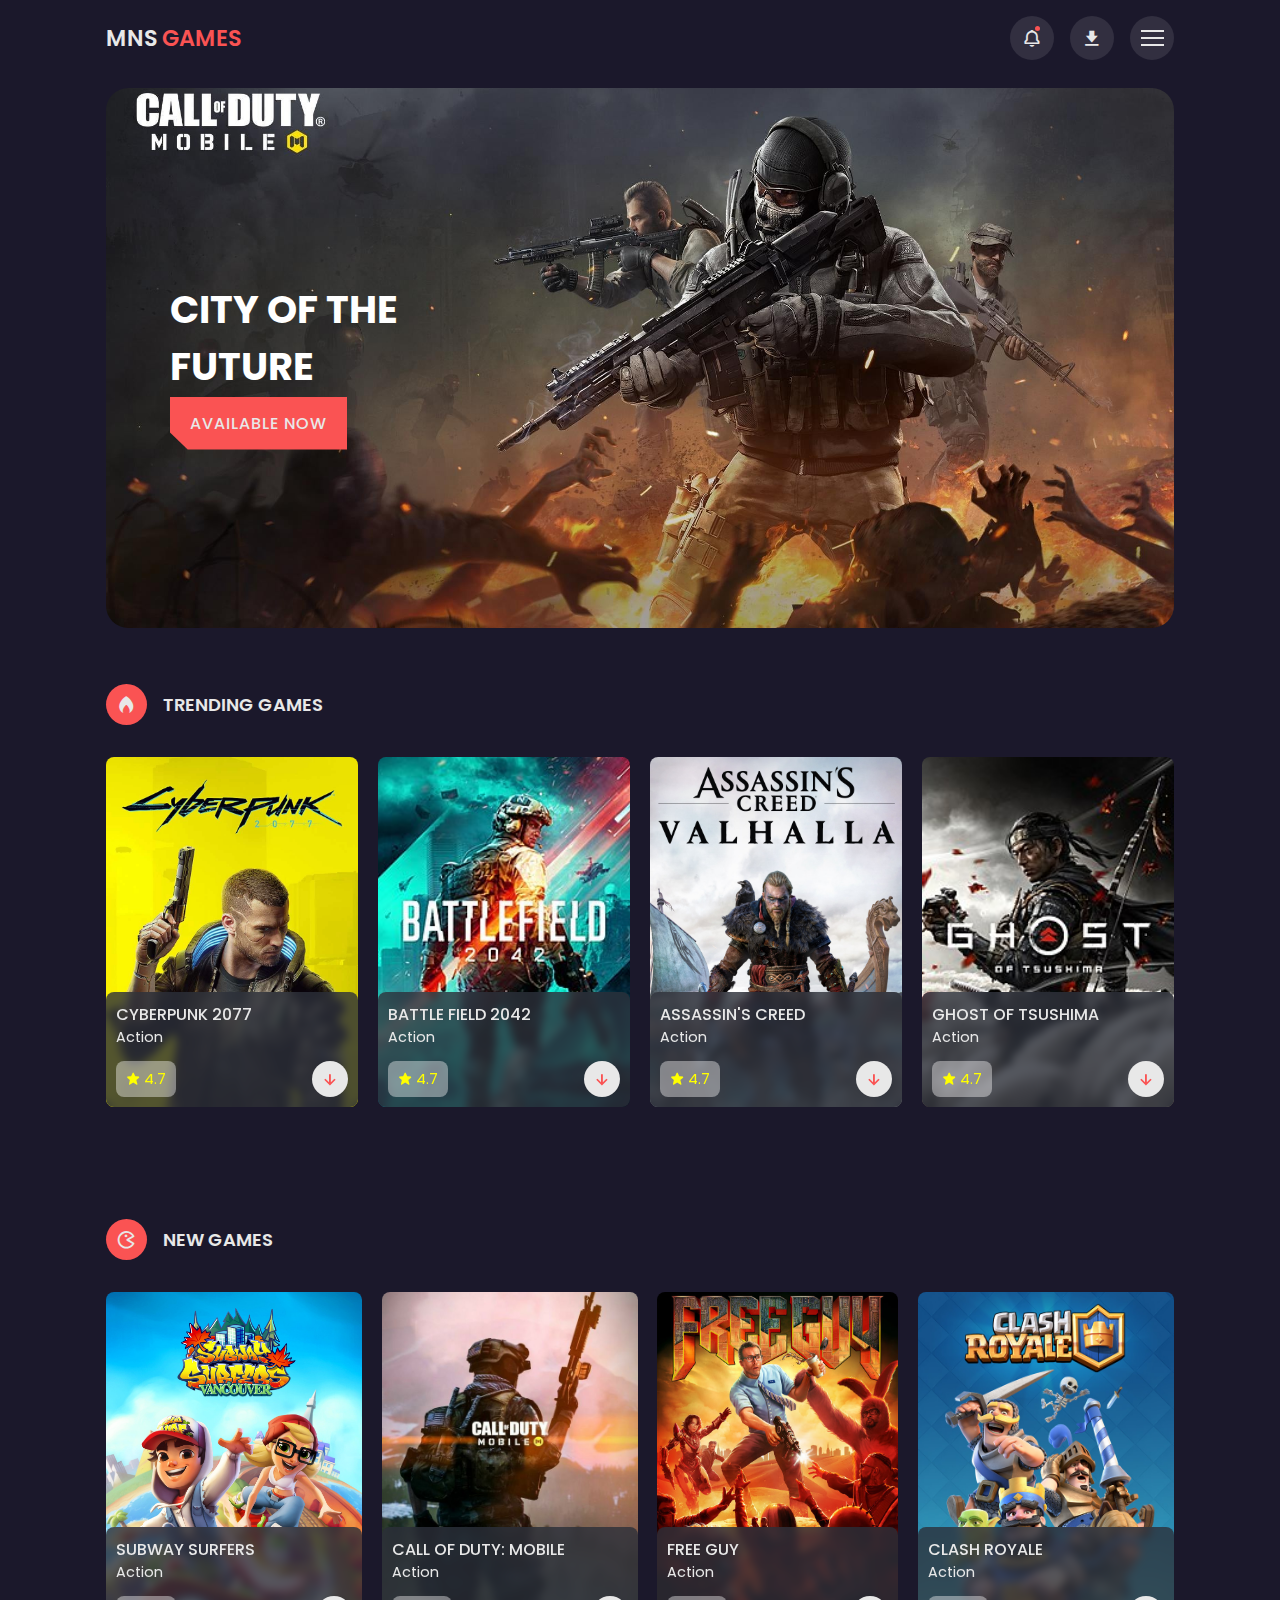
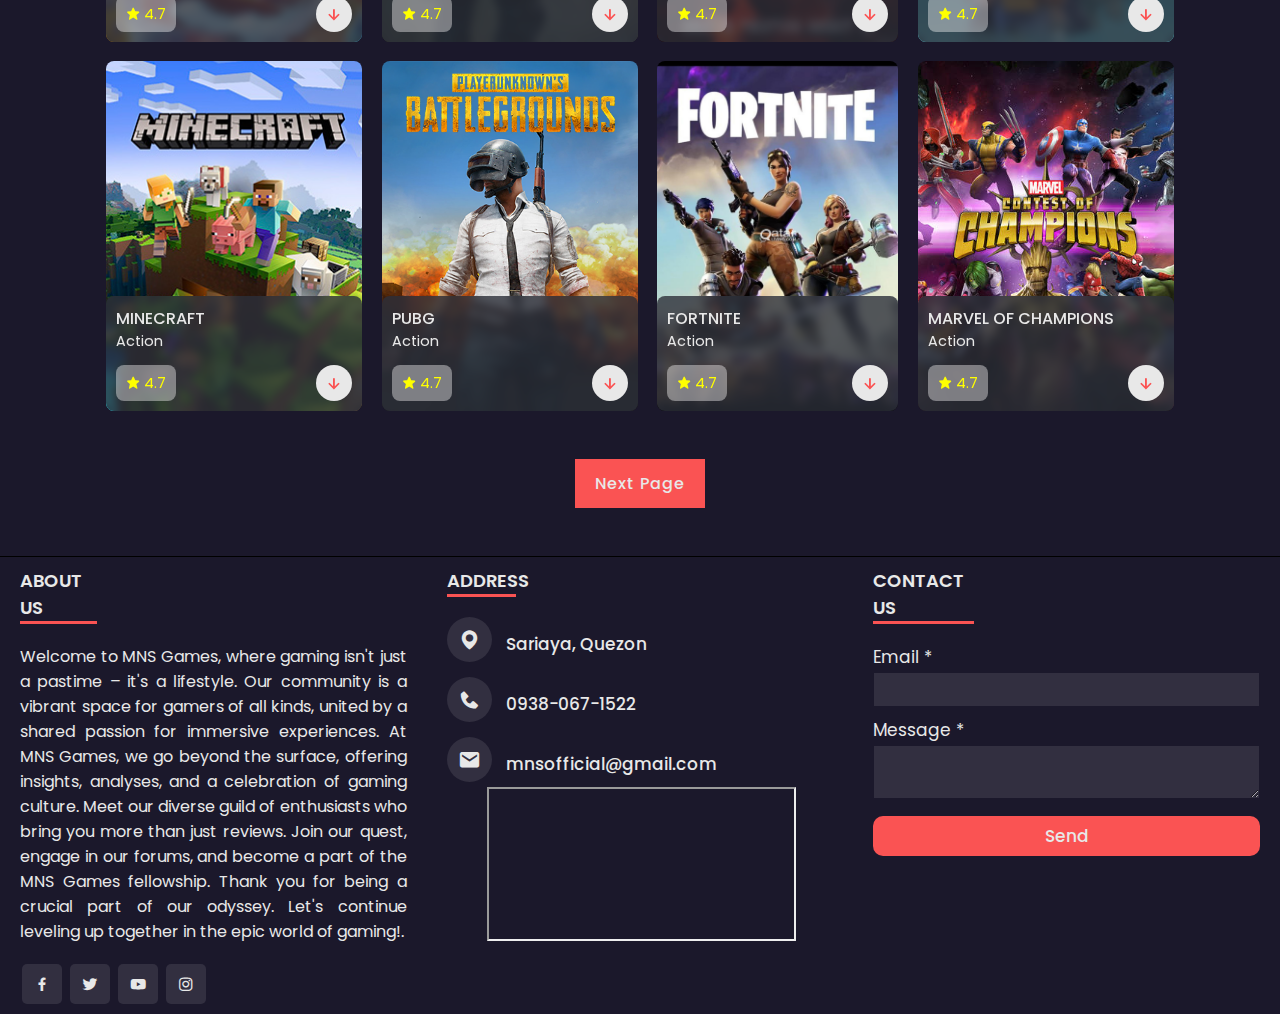
<file: index.html>
<!DOCTYPE html>
<html lang="en">
    <head>
        <meta charset="UTF-8">
        <meta http-equiv="X-UA-COMPATIBLE" content="IE=edge">
        <meta name="viewport" content="width=device-width, initial-scale=1.0">
        <title>MNS Games website</title>
    
        <link rel="shortcut icon" href="img/Rimuru.png" type="image/x-icon">

        <link rel="stylesheet" href="styles/style.css">

        <link href='https://unpkg.com/boxicons@2.1.4/css/boxicons.min.css' rel='stylesheet'>

        <link rel="stylesheet" href="styles/swiper-bundle.min.css">
    </head>
    <body>

        <div class="progress">
            <div class="progress-bar" id="scroll-bar"></div>
        </div>
        
        <header>
            <div class="nav container">
                <a href="index.html" class="logo">MNS <span>Games</span></a>
                <div class="nav-icons">
                    <i class='bx bx-bell bx-tada' id="bell-icon"> <span></span></i>
                    <i class='bx bxs-download' ></i>
                    <div class="menu-icon">
                        <div class="line1"></div>
                        <div class="line2"></div>
                        <div class="line3"></div>
                    </div>
                </div>

                <div class="menu">
                    <img src="img/slime.png.png" alt="">
                    <div class="navbar">
                        <li><a href="index.html">Home</a></li>
                        <li><a href="#trending">Trending</a></li>
                        <li><a href="#new">New Games</a></li>
                        <li><a href="#action">Action Games</a></li>
                        <li><a href="#contact">Contact Us</a></li>
                    </div>
                </div>

                <div class="notification">
                    <div class="notification-box">
                        <i class='bx bxs-check-circle bx-tada' ></i>
                        <p>Congratulation, Your game download succesfully.</p>
                    </div>
                    <div class="notification-box box-color">
                        <i class='bx bxs-x-circle'></i>
                        <p>Could not apply changes.</p>
                    </div>
                </div>
            </div>
        </header>

        <section class="home container" id="home">
            <img src="img/codm.jpg" alt="">
            <div class="home-text">
                <h1>CITY OF THE <br> FUTURE</h1>
                <a href="#" class="btn">Available Now</a>
            </div>
        </section>

        <section class="trending container" id="trending">
            <div class="heading">
                <i class='bx bxs-flame' ></i>
                <h2>Trending Games</h2>
            </div>

            <div class="trending-content swiper">
                <div class="swiper-wrapper">
                    <div class="swiper-slide">
                        <div class="box">
                            <img src="img/trending1.webp" alt="">
                            <div class="box-text">
                                <h2>Cyberpunk 2077</h2>
                                <h3>Action</h3>
                                <div class="rating-download">
                                    <div class="rating">
                                        <i class='bx bxs-star' ></i>
                                        <span>4.7</span>
                                    </div>
                                    <a href="#" class="box-btn"><i class='bx bx-down-arrow-alt' ></i></a>
                                </div>
                            </div>
                        </div>
                    </div>

                    <div class="swiper-slide">
                        <div class="box">
                            <img src="img/trending2.jpg" alt="">
                            <div class="box-text">
                                <h2>Battle Field 2042</h2>
                                <h3>Action</h3>
                                <div class="rating-download">
                                    <div class="rating">
                                        <i class='bx bxs-star' ></i>
                                        <span>4.7</span>
                                    </div>
                                    <a href="#" class="box-btn"><i class='bx bx-down-arrow-alt' ></i></a>
                                </div>
                            </div>
                        </div>
                    </div>

                    <div class="swiper-slide">
                        <div class="box">
                            <img src="img/trending3.jpg" alt="">
                            <div class="box-text">
                                <h2>Assassin's Creed</h2>
                                <h3>Action</h3>
                                <div class="rating-download">
                                    <div class="rating">
                                        <i class='bx bxs-star' ></i>
                                        <span>4.7</span>
                                    </div>
                                    <a href="#" class="box-btn"><i class='bx bx-down-arrow-alt' ></i></a>
                                </div>
                            </div>
                        </div>
                    </div>

                    <div class="swiper-slide">
                        <div class="box">
                            <img src="img/trending4.jpg" alt="">
                            <div class="box-text">
                                <h2>Ghost of Tsushima</h2>
                                <h3>Action</h3>
                                <div class="rating-download">
                                    <div class="rating">
                                        <i class='bx bxs-star' ></i>
                                        <span>4.7</span>
                                    </div>
                                    <a href="#" class="box-btn"><i class='bx bx-down-arrow-alt' ></i></a>
                                </div>
                            </div>
                        </div>
                    </div>

                    <div class="swiper-slide">
                        <div class="box">
                            <img src="img/trending5.png" alt="">
                            <div class="box-text">
                                <h2>GTA V</h2>
                                <h3>Action</h3>
                                <div class="rating-download">
                                    <div class="rating">
                                        <i class='bx bxs-star'></i>
                                        <span>4.7</span>
                                    </div>
                                    <a href="#" class="box-btn"><i class='bx bx-down-arrow-alt' ></i></a>
                                </div>
                            </div>
                        </div>
                    </div>

                    <div class="swiper-slide">
                        <div class="box">
                            <img src="img/trending6.jpg" alt="">
                            <div class="box-text">
                                <h2>Dying Light 2</h2>
                                <h3>Action</h3>
                                <div class="rating-download">
                                    <div class="rating">
                                        <i class='bx bxs-star'></i>
                                        <span>4.7</span>
                                    </div>
                                    <a href="" class="box-btn"><i class='bx bx-down-arrow-alt' ></i></a>
                                </div>
                            </div>
                        </div>
                    </div>

                    <div class="swiper-slide">
                        <div class="box">
                            <img src="img/trending7.png" alt="">
                            <div class="box-text">
                                <h2>Halo Infinite</h2>
                                <h3>Action</h3>
                                <div class="rating-download">
                                    <div class="rating">
                                        <i class='bx bxs-star'></i>
                                        <span>4.7</span>
                                    </div>
                                    <a href="#" class="box-btn"><i class='bx bx-down-arrow-alt' ></i></a>
                                </div>
                            </div>
                        </div>
                    </div>

                    <div class="swiper-slide">
                        <div class="box">
                            <img src="img/trending8.png" alt="">
                            <div class="box-text">
                                <h2>Resident Evil Villga</h2>
                                <h3>Action</h3>
                                <div class="rating-download">
                                    <div class="rating">
                                        <i class='bx bxs-star'></i>
                                        <span>4.7</span>
                                    </div>
                                    <a href="#" class="box-btn"><i class='bx bx-down-arrow-alt' ></i></a>
                                </div>
                            </div>
                        </div>
                    </div>
                    
                  </div>
            </div>
        </section>

        <section class="new container" id="new">
            <div class="heading">
                <i class='bx bx-game'></i>
                <h2>New Games</h2>
            </div>
            <!--New 1-->
            <div class="new-content">
                    <div class="box">
                        <img src="img/new1.jpg" alt="">
                        <div class="box-text">
                            <h2>Subway Surfers</h2>
                            <h3>Action</h3>
                            <div class="rating-download">
                                <div class="rating">
                                    <i class='bx bxs-star'></i>
                                    <span>4.7</span>
                                </div>
                                <a href="download.html" class="box-btn"><i class='bx bx-down-arrow-alt' ></i></a>
                            </div>
                        </div>
                    </div>
             <!--New 2-->
                <div class="box">
                    <img src="img/new2.jpg" alt="">
                    <div class="box-text">
                        <h2>Call of Duty: Mobile</h2>
                        <h3>Action</h3>
                        <div class="rating-download">
                            <div class="rating">
                                <i class='bx bxs-star'></i>
                                <span>4.7</span>
                            </div>
                            <a href="#" class="box-btn"><i class='bx bx-down-arrow-alt' ></i></a>
                        </div>
                    </div>
                </div>
             <!--New 3-->
                <div class="box">
                    <img src="img/new3.jpg" alt="">
                    <div class="box-text">
                        <h2>Free Guy</h2>
                        <h3>Action</h3>
                        <div class="rating-download">
                            <div class="rating">
                                <i class='bx bxs-star'></i>
                                <span>4.7</span>
                            </div>
                            <a href="#" class="box-btn"><i class='bx bx-down-arrow-alt' ></i></a>
                        </div>
                    </div>
                </div>
             <!--New 4-->
                <div class="box">
                    <img src="img/new4.jpg" alt="">
                    <div class="box-text">
                        <h2>Clash Royale</h2>
                        <h3>Action</h3>
                        <div class="rating-download">
                            <div class="rating">
                                <i class='bx bxs-star'></i>
                                <span>4.7</span>
                            </div>
                            <a href="#" class="box-btn"><i class='bx bx-down-arrow-alt' ></i></a>
                        </div>
                    </div>
                </div>
             <!--New 5-->
                <div class="box">
                    <img src="img/new5.png" alt="">
                    <div class="box-text">
                        <h2>Minecraft</h2>
                        <h3>Action</h3>
                        <div class="rating-download">
                            <div class="rating">
                                <i class='bx bxs-star'></i>
                                <span>4.7</span>
                            </div>
                            <a href="#" class="box-btn"><i class='bx bx-down-arrow-alt' ></i></a>
                        </div>
                    </div>
                </div>

              <!--New 6-->
                <div class="box">
                    <img src="img/new6.png" alt="">
                    <div class="box-text">
                        <h2>PUBG</h2>
                        <h3>Action</h3>
                        <div class="rating-download">
                            <div class="rating">
                                <i class='bx bxs-star'></i>
                                <span>4.7</span>
                            </div>
                          <a href="#" class="box-btn"><i class='bx bx-down-arrow-alt' ></i></a>
                        </div>
                    </div>
                </div>

                 <!--New 7-->
                <div class="box">
                    <img src="img/new7.png" alt="">
                    <div class="box-text">
                        <h2>Fortnite</h2>
                        <h3>Action</h3>
                        <div class="rating-download">
                            <div class="rating">
                                <i class='bx bxs-star'></i>
                                <span>4.7</span>
                            </div>
                            <a href="#" class="box-btn"><i class='bx bx-down-arrow-alt' ></i></a>
                        </div>
                    </div>
                </div>
                <!--New 8-->
                <div class="box">
                    <img src="img/new8.jpg" alt="">
                    <div class="box-text">
                        <h2>Marvel of Champions</h2>
                        <h3>Action</h3>
                        <div class="rating-download">
                            <div class="rating">
                                <i class='bx bxs-star'></i>
                                <span>4.7</span>
                            </div>
                            <a href="" class="box-btn"><i class='bx bx-down-arrow-alt' ></i></a>
                        </div>
                    </div>
                </div>
            </div>

            <div class="next-page">
                <a href="#">Next Page</a>
            </div>
        </section>

        <footer>
            <div class="main-content">
              <div class="left container">
                <h2 class="us">About us</h2>
                <div class="content">
                  <p>Welcome to MNS Games, where gaming isn't just a pastime – it's a lifestyle. 
                    Our community is a vibrant space for gamers of all kinds, united by a shared passion for immersive experiences. 
                    At MNS Games, we go beyond the surface, offering insights, analyses, and a celebration of gaming culture. 
                    Meet our diverse guild of enthusiasts who bring you more than just reviews. Join our quest, engage in our forums,
                    and become a part of the MNS Games fellowship. 
                    Thank you for being a crucial part of our odyssey.
                     Let's continue leveling up together in the epic world of gaming!.</p>
                  <div class="social">
                    <a href="#"><span class='bx bxl-facebook'></span></a>
                    <a href="#"><span class='bx bxl-twitter' ></span></a>
                    <a href="#"><span class='bx bxl-youtube' ></span></a>
                    <a href="#"><span class='bx bxl-instagram' ></span></a>
                  </div>
                </div>
              </div>
              
              <div class="center container">
                <h2>Address</h2>
                <div class="content">
                  <div class="place">
                    <span class='bx bxs-map' ></span>
                    <span class="text">Sariaya, Quezon</span>
                  </div>
                  <div class="phone">
                    <span class='bx bxs-phone' ></span>
                    <span class="text">0938-067-1522</span>
                  </div>
                  <div class="email">
                    <i class='bx bxs-envelope' ></i>
                    <span class="text">mnsofficial@gmail.com</span>
                  </div>
                  <iframe class="map" src="https://www.google.com/maps/embed?pb=!1m18!1m12!1m3!1d247833.11993827362!2d121.
                  33541817788777!3d13.935219843607156!2m3!1f0!2f0!3f0!3m2!1i1024!2i768!4f13.
                  1!3m3!1m2!1s0x33bd4940187e975d%3A0x231e682a37c8dabf!2sSariaya%2C%204322%20Quezon!5e0!3m2!1sen!2sph!4v1701847899229!5m2!1sen!2sph"
                  allowfullscreen="" loading="lazy" referrerpolicy="no-referrer-when-downgrade"></iframe>
                </div>

              </div>
              <div class="right container" id="contact">
                <h2>Contact us</h2>
                <div class="content">
                  <form action="#">
                    <div class="email">
                      <div class="text">Email *</div>
                      <input type="email" required>
                    </div>
                    <div class="msg">
                      <div class="text">Message *</div>
                      <textarea rows="2" cols="25" required></textarea>
                    </div>
                    <div class="btns">
                      <button type="submit">Send</button>
                    </div>
                  </form>
                </div>
              </div>
            </div>          
          </footer>

         <script src="js/swiper-bundle.min.js"></script>

        <script src="js/script.js"></script>
    </body>
</html>
</file>
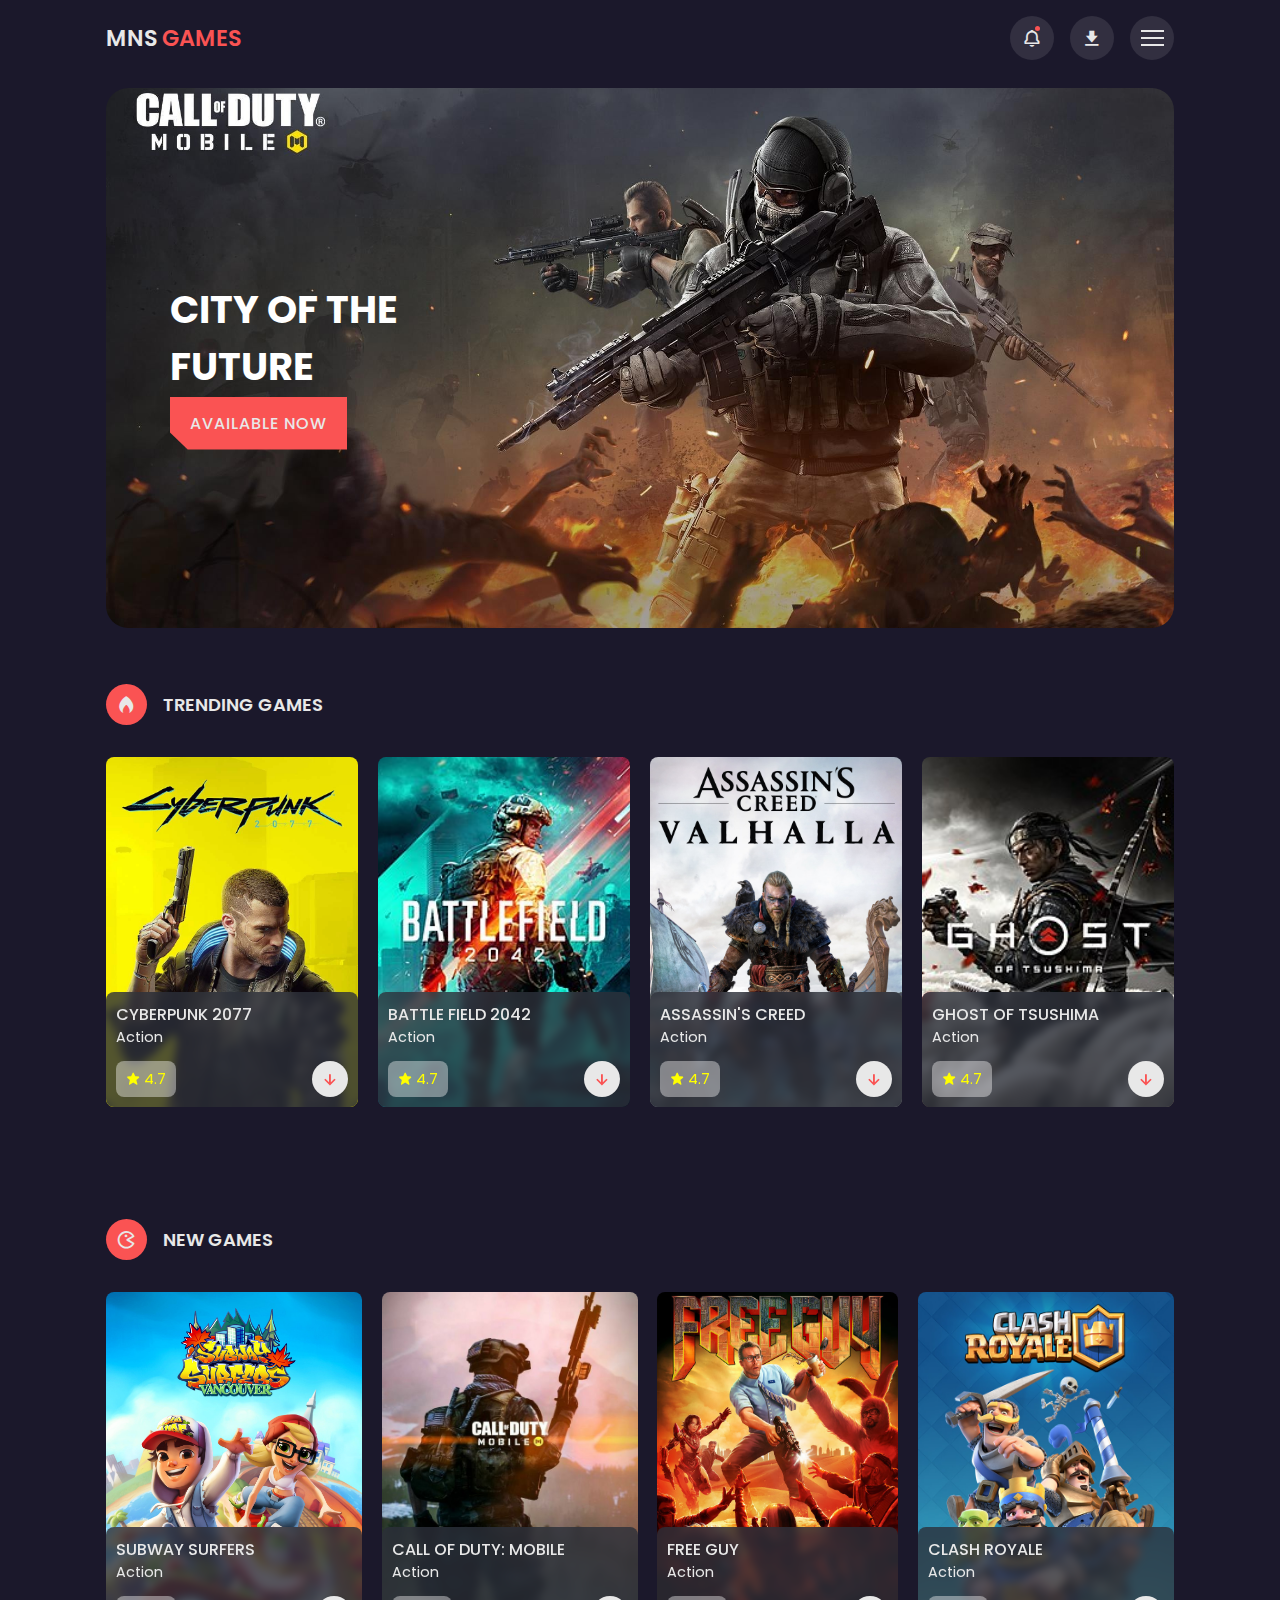
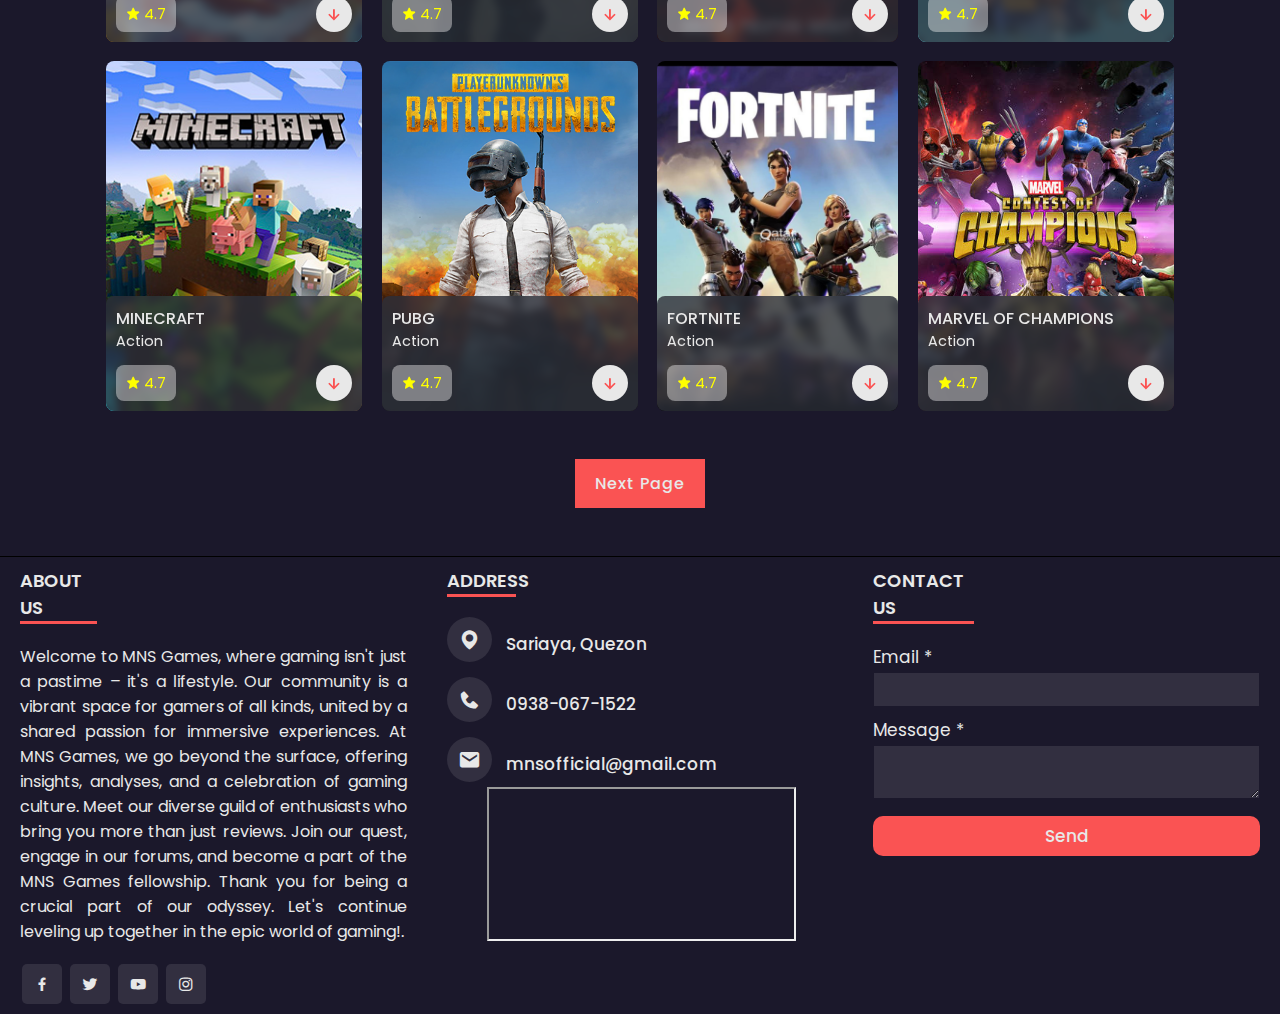
<file: My gaming website/index.html>
<!DOCTYPE html>
<html lang="en">
    <head>
        <meta charset="UTF-8">
        <meta http-equiv="X-UA-COMPATIBLE" content="IE=edge">
        <meta name="viewport" content="width=device-width, initial-scale=1.0">
        <title>Zara games website</title>
    
        <link rel="shortcut icon" href="img/Rimuru.png" type="image/x-icon">

        <link rel="stylesheet" href="styles/style.css">

        <link href='https://unpkg.com/boxicons@2.1.4/css/boxicons.min.css' rel='stylesheet'>

        <link rel="stylesheet" href="styles/swiper-bundle.min.css">
    </head>
    <body>

        <div class="progress">
            <div class="progress-bar" id="scroll-bar"></div>
        </div>
        
        <header>
            <div class="nav container">
                <a href="index.html" class="logo">MNS <span>Games</span></a>
                <div class="nav-icons">
                    <i class='bx bx-bell bx-tada' id="bell-icon"> <span></span></i>
                    <i class='bx bxs-download' ></i>
                    <div class="menu-icon">
                        <div class="line1"></div>
                        <div class="line2"></div>
                        <div class="line3"></div>
                    </div>
                </div>

                <div class="menu">
                    <img src="img/slime.png.png" alt="">
                    <div class="navbar">
                        <li><a href="index.html">Home</a></li>
                        <li><a href="#trending">Trending</a></li>
                        <li><a href="#new">New Games</a></li>
                        <li><a href="#action">Action Games</a></li>
                        <li><a href="#contact">Contact Us</a></li>
                    </div>
                </div>

                <div class="notification">
                    <div class="notification-box">
                        <i class='bx bxs-check-circle bx-tada' ></i>
                        <p>Congratulation, Your game download succesfully.</p>
                    </div>
                    <div class="notification-box box-color">
                        <i class='bx bxs-x-circle'></i>
                        <p>Could not apply changes.</p>
                    </div>
                </div>
            </div>
        </header>

        <section class="home container" id="home">
            <img src="img/codm.jpg" alt="">
            <div class="home-text">
                <h1>CITY OF THE <br> FUTURE</h1>
                <a href="#" class="btn">Available Now</a>
            </div>
        </section>

        <section class="trending container" id="trending">
            <div class="heading">
                <i class='bx bxs-flame' ></i>
                <h2>Trending Games</h2>
            </div>

            <div class="trending-content swiper">
                <div class="swiper-wrapper">
                    <div class="swiper-slide">
                        <div class="box">
                            <img src="img/trending1.webp" alt="">
                            <div class="box-text">
                                <h2>Cyberpunk 2077</h2>
                                <h3>Action</h3>
                                <div class="rating-download">
                                    <div class="rating">
                                        <i class='bx bxs-star' ></i>
                                        <span>4.7</span>
                                    </div>
                                    <a href="#" class="box-btn"><i class='bx bx-down-arrow-alt' ></i></a>
                                </div>
                            </div>
                        </div>
                    </div>

                    <div class="swiper-slide">
                        <div class="box">
                            <img src="img/trending2.jpg" alt="">
                            <div class="box-text">
                                <h2>Battle Field 2042</h2>
                                <h3>Action</h3>
                                <div class="rating-download">
                                    <div class="rating">
                                        <i class='bx bxs-star' ></i>
                                        <span>4.7</span>
                                    </div>
                                    <a href="#" class="box-btn"><i class='bx bx-down-arrow-alt' ></i></a>
                                </div>
                            </div>
                        </div>
                    </div>

                    <div class="swiper-slide">
                        <div class="box">
                            <img src="img/trending3.jpg" alt="">
                            <div class="box-text">
                                <h2>Assassin's Creed</h2>
                                <h3>Action</h3>
                                <div class="rating-download">
                                    <div class="rating">
                                        <i class='bx bxs-star' ></i>
                                        <span>4.7</span>
                                    </div>
                                    <a href="#" class="box-btn"><i class='bx bx-down-arrow-alt' ></i></a>
                                </div>
                            </div>
                        </div>
                    </div>

                    <div class="swiper-slide">
                        <div class="box">
                            <img src="img/trending4.jpg" alt="">
                            <div class="box-text">
                                <h2>Ghost of Tsushima</h2>
                                <h3>Action</h3>
                                <div class="rating-download">
                                    <div class="rating">
                                        <i class='bx bxs-star' ></i>
                                        <span>4.7</span>
                                    </div>
                                    <a href="#" class="box-btn"><i class='bx bx-down-arrow-alt' ></i></a>
                                </div>
                            </div>
                        </div>
                    </div>

                    <div class="swiper-slide">
                        <div class="box">
                            <img src="img/trending5.png" alt="">
                            <div class="box-text">
                                <h2>GTA V</h2>
                                <h3>Action</h3>
                                <div class="rating-download">
                                    <div class="rating">
                                        <i class='bx bxs-star'></i>
                                        <span>4.7</span>
                                    </div>
                                    <a href="#" class="box-btn"><i class='bx bx-down-arrow-alt' ></i></a>
                                </div>
                            </div>
                        </div>
                    </div>

                    <div class="swiper-slide">
                        <div class="box">
                            <img src="img/trending6.jpg" alt="">
                            <div class="box-text">
                                <h2>Dying Light 2</h2>
                                <h3>Action</h3>
                                <div class="rating-download">
                                    <div class="rating">
                                        <i class='bx bxs-star'></i>
                                        <span>4.7</span>
                                    </div>
                                    <a href="" class="box-btn"><i class='bx bx-down-arrow-alt' ></i></a>
                                </div>
                            </div>
                        </div>
                    </div>

                    <div class="swiper-slide">
                        <div class="box">
                            <img src="img/trending7.png" alt="">
                            <div class="box-text">
                                <h2>Halo Infinite</h2>
                                <h3>Action</h3>
                                <div class="rating-download">
                                    <div class="rating">
                                        <i class='bx bxs-star'></i>
                                        <span>4.7</span>
                                    </div>
                                    <a href="#" class="box-btn"><i class='bx bx-down-arrow-alt' ></i></a>
                                </div>
                            </div>
                        </div>
                    </div>

                    <div class="swiper-slide">
                        <div class="box">
                            <img src="img/trending8.png" alt="">
                            <div class="box-text">
                                <h2>Resident Evil Villga</h2>
                                <h3>Action</h3>
                                <div class="rating-download">
                                    <div class="rating">
                                        <i class='bx bxs-star'></i>
                                        <span>4.7</span>
                                    </div>
                                    <a href="#" class="box-btn"><i class='bx bx-down-arrow-alt' ></i></a>
                                </div>
                            </div>
                        </div>
                    </div>
                    
                  </div>
            </div>
        </section>

        <section class="new container" id="new">
            <div class="heading">
                <i class='bx bx-game'></i>
                <h2>New Games</h2>
            </div>
            <!--New 1-->
            <div class="new-content">
                    <div class="box">
                        <img src="img/new1.jpg" alt="">
                        <div class="box-text">
                            <h2>Subway Surfers</h2>
                            <h3>Action</h3>
                            <div class="rating-download">
                                <div class="rating">
                                    <i class='bx bxs-star'></i>
                                    <span>4.7</span>
                                </div>
                                <a href="download.html" class="box-btn"><i class='bx bx-down-arrow-alt' ></i></a>
                            </div>
                        </div>
                    </div>
             <!--New 2-->
                <div class="box">
                    <img src="img/new2.jpg" alt="">
                    <div class="box-text">
                        <h2>Call of Duty: Mobile</h2>
                        <h3>Action</h3>
                        <div class="rating-download">
                            <div class="rating">
                                <i class='bx bxs-star'></i>
                                <span>4.7</span>
                            </div>
                            <a href="#" class="box-btn"><i class='bx bx-down-arrow-alt' ></i></a>
                        </div>
                    </div>
                </div>
             <!--New 3-->
                <div class="box">
                    <img src="img/new3.jpg" alt="">
                    <div class="box-text">
                        <h2>Free Guy</h2>
                        <h3>Action</h3>
                        <div class="rating-download">
                            <div class="rating">
                                <i class='bx bxs-star'></i>
                                <span>4.7</span>
                            </div>
                            <a href="#" class="box-btn"><i class='bx bx-down-arrow-alt' ></i></a>
                        </div>
                    </div>
                </div>
             <!--New 4-->
                <div class="box">
                    <img src="img/new4.jpg" alt="">
                    <div class="box-text">
                        <h2>Clash Royale</h2>
                        <h3>Action</h3>
                        <div class="rating-download">
                            <div class="rating">
                                <i class='bx bxs-star'></i>
                                <span>4.7</span>
                            </div>
                            <a href="#" class="box-btn"><i class='bx bx-down-arrow-alt' ></i></a>
                        </div>
                    </div>
                </div>
             <!--New 5-->
                <div class="box">
                    <img src="img/new5.png" alt="">
                    <div class="box-text">
                        <h2>Minecraft</h2>
                        <h3>Action</h3>
                        <div class="rating-download">
                            <div class="rating">
                                <i class='bx bxs-star'></i>
                                <span>4.7</span>
                            </div>
                            <a href="#" class="box-btn"><i class='bx bx-down-arrow-alt' ></i></a>
                        </div>
                    </div>
                </div>

              <!--New 6-->
                <div class="box">
                    <img src="img/new6.png" alt="">
                    <div class="box-text">
                        <h2>PUBG</h2>
                        <h3>Action</h3>
                        <div class="rating-download">
                            <div class="rating">
                                <i class='bx bxs-star'></i>
                                <span>4.7</span>
                            </div>
                          <a href="#" class="box-btn"><i class='bx bx-down-arrow-alt' ></i></a>
                        </div>
                    </div>
                </div>

                 <!--New 7-->
                <div class="box">
                    <img src="img/new7.png" alt="">
                    <div class="box-text">
                        <h2>Fortnite</h2>
                        <h3>Action</h3>
                        <div class="rating-download">
                            <div class="rating">
                                <i class='bx bxs-star'></i>
                                <span>4.7</span>
                            </div>
                            <a href="#" class="box-btn"><i class='bx bx-down-arrow-alt' ></i></a>
                        </div>
                    </div>
                </div>
                <!--New 8-->
                <div class="box">
                    <img src="img/new8.jpg" alt="">
                    <div class="box-text">
                        <h2>Marvel of Champions</h2>
                        <h3>Action</h3>
                        <div class="rating-download">
                            <div class="rating">
                                <i class='bx bxs-star'></i>
                                <span>4.7</span>
                            </div>
                            <a href="" class="box-btn"><i class='bx bx-down-arrow-alt' ></i></a>
                        </div>
                    </div>
                </div>
            </div>

            <div class="next-page">
                <a href="#">Next Page</a>
            </div>
        </section>

        <footer>
            <div class="main-content">
              <div class="left container">
                <h2 class="us">About us</h2>
                <div class="content">
                  <p>Welcome to MNS Games, where gaming isn't just a pastime – it's a lifestyle. 
                    Our community is a vibrant space for gamers of all kinds, united by a shared passion for immersive experiences. 
                    At MNS Games, we go beyond the surface, offering insights, analyses, and a celebration of gaming culture. 
                    Meet our diverse guild of enthusiasts who bring you more than just reviews. Join our quest, engage in our forums,
                    and become a part of the MNS Games fellowship. 
                    Thank you for being a crucial part of our odyssey.
                     Let's continue leveling up together in the epic world of gaming!.</p>
                  <div class="social">
                    <a href="#"><span class='bx bxl-facebook'></span></a>
                    <a href="#"><span class='bx bxl-twitter' ></span></a>
                    <a href="#"><span class='bx bxl-youtube' ></span></a>
                    <a href="#"><span class='bx bxl-instagram' ></span></a>
                  </div>
                </div>
              </div>
              
              <div class="center container">
                <h2>Address</h2>
                <div class="content">
                  <div class="place">
                    <span class='bx bxs-map' ></span>
                    <span class="text">Sariaya, Quezon</span>
                  </div>
                  <div class="phone">
                    <span class='bx bxs-phone' ></span>
                    <span class="text">0938-067-1522</span>
                  </div>
                  <div class="email">
                    <i class='bx bxs-envelope' ></i>
                    <span class="text">mnsofficial@gmail.com</span>
                  </div>
                  <iframe class="map" src="https://www.google.com/maps/embed?pb=!1m18!1m12!1m3!1d247833.11993827362!2d121.
                  33541817788777!3d13.935219843607156!2m3!1f0!2f0!3f0!3m2!1i1024!2i768!4f13.
                  1!3m3!1m2!1s0x33bd4940187e975d%3A0x231e682a37c8dabf!2sSariaya%2C%204322%20Quezon!5e0!3m2!1sen!2sph!4v1701847899229!5m2!1sen!2sph"
                  allowfullscreen="" loading="lazy" referrerpolicy="no-referrer-when-downgrade"></iframe>
                </div>

              </div>
              <div class="right container" id="contact">
                <h2>Contact us</h2>
                <div class="content">
                  <form action="#">
                    <div class="email">
                      <div class="text">Email *</div>
                      <input type="email" required>
                    </div>
                    <div class="msg">
                      <div class="text">Message *</div>
                      <textarea rows="2" cols="25" required></textarea>
                    </div>
                    <div class="btns">
                      <button type="submit">Send</button>
                    </div>
                  </form>
                </div>
              </div>
            </div>          
          </footer>

         <script src="js/swiper-bundle.min.js"></script>

        <script src="js/script.js"></script>
    </body>
</html>
</file>
<file: styles/style.css>
@import url('https://fonts.googleapis.com/css2?family=Poppins:wght@400;500;600;700&display=swap');

*{
    font-family: 'Poppins', sans-serif;
    margin: 0;
    padding: 0;
    scroll-behavior: smooth;
    box-sizing: border-box;
    list-style: none;
    text-decoration: none;
    scroll-padding-top: 2rem;
}

:root{
    --main-color: #fa5353;

    --dark-color: #1b182b;
    --light-color: #322f40;
    --text-color: hsl(0, 0%, 91%);
    --bg-color: #001B79;
}

::selection{
    color: var(--text-color);
    background: var(--main-color);
}

section{
    padding: 4rem 0 3rem;
}

img{
    width: 100%;
}

body{
    color: var(--text-color);
    background: var(--dark-color);
}

.container{
    max-width: 1068px;
    margin: auto;
    width: 100%;
}

header{
    position: fixed;
    top: 0;
    left: 0;
    width: 100%;
    background: var(--dark-color);
    z-index: 100;
}

.nav{
    display: flex;
    align-items: center;
    justify-content: center;
    padding: 16px 0;
}

.logo{
    font-size: 1.4rem;
    font-weight: 600;
    color: var(--text-color);
    text-transform: uppercase;
    margin: 0 auto 0 0;
}

.logo span{
    color: var(--main-color);
}

.nav-icons{
    display: flex;
    align-items: center;
    column-gap: 1rem;
}

.nav-icons .bx{
    font-size: 20px;
    height: 44px;
    width: 44px;
    display: grid;
    place-items: center;
    color: var(--text-color);
    background: var(--light-color);
    border-radius: 50%;
    cursor: pointer;
}

#bell-icon{
    position: relative;
}

#bell-icon span{
    content: '';
    width: 5px;
    height: 5px;
    border-radius: 50%;
    background: var(--main-color);
    position: absolute;
    top: 10px;
    right: 14px;
}

.menu-icon{
    display: flex;
    flex-direction: column;
    align-items: center;
    justify-content: center;
    row-gap: 5px;
    height: 44px;
    width: 44px;
    border-radius: 50%;
    background: var(--light-color);
    cursor: pointer;
    z-index: 200;
    transition: 0.3s;
}

.menu-icon div{
    display: inline-block;
    background: var(--text-color);
    height: 2px;
    width: 23px;
    transition: 0.3s;
}

.move .line1{
    transform: rotate(-45deg) translate(-5px, 5px);
}

.move .line2{
    opacity: 0;
}

.move .line3{
    transform: rotate(45deg) translate(-5px, -5px);
}

.menu{
    position: fixed;
    left: 0;
    top: 0;
    width: 100%;
    height: 100vh;
    background: rgba(0,0,14,0.9);
    z-index: 106;
    display: flex;
    align-items: center;
    justify-content: space-between;
    transition: 0.5s;
    clip-path: circle(0% at 100% 0%);
}

.menu.active{
    clip-path: circle(144% at 100% 0%);
}

.menu img{
    width: 400px;
    margin-left: 150px;
}

.navbar{
    display: grid;
    row-gap: 1rem;
    text-align: right;
    padding-right: 2rem;
}

.navbar a{
    font-size: 1.6rem;
    color: var(--text-color);
    font-weight: 500;
    transition: 0.2s;
}

.navbar a:hover{
    border-bottom: 4px solid var(--main-color);
    font-size: 1.8rem;
}

.notification{
    position: absolute;
    top: 110%;
    right: 5rem;
    background: var(--light-color);
    width: 300px;
    height: 350px;
    border-radius: 0.5rem;
    padding: 10px;
    display: flex;
    flex-direction: column;
    row-gap: 1rem;
    clip-path: circle(0% at 100% 0%);
}

.notification.active{
    clip-path: circle(144% at 100% 0%);
    transition: 0.3s;
}

.notification-box{
    display: flex;
    align-items: baseline;
    column-gap: 1rem;
    border-radius: 0.5rem;
    background: var(--dark-color);
    padding: 10px;
}

.notification-box .bx{
    color: skyblue;
}

.box-color {
    background: hsl(0, 0%, 100%, 0.4);
}

.box-color .bx{
    color: var(--main-color);
}

.home{
    position: relative;
    min-height: 540px;
    display: flex;
    align-items: center;
    justify-content: flex-start;
    margin-top: 5rem;
}

.home img{
    position: absolute;
    height: 100%;
    width: 100%;
    object-fit: cover;
    border-radius: 1.4rem;
    z-index: -1;
}

.home-text{
    padding-left: 4rem;
    text-align: left;
}

.home-text h1{
    font-size: 2.4rem;
    text-transform: uppercase;
    color: white;
    margin-bottom: 1rem;
}

.btn{
    background: var(--main-color);
    padding: 15px 20px;
    color: var(--text-color);
    text-transform: uppercase;
    font-size: 1rem;
    letter-spacing: 1px;
    font-weight: 500;
    clip-path: polygon(0 0, 100% 0%, 100% 100%, 10% 100%, 0% 68%)
}

.btn:hover{
    background: var(--light-color);
    transition: 0.3s all linear;
}

.heading{
    display: flex;
    align-items: center;
    column-gap: 1rem;
    margin-bottom: 2rem;
}

.heading .bx{
    font-size: 21px;
    color: var(--text-color);
    background: var(--main-color);
    padding: 10px;
    border-radius: 5rem;
}

.heading h2{
    font-size: 1.2rem;
    font-weight: 500;
}

.box{
    position: relative;
    width: 100%;
    height: 350px;
    border-radius: 0.5rem;
    transition: transform .5s;
}

.box:hover{
    transform: scale(1.1);
}

.box img{
    height: 100%;
    width: 100%;
    object-fit: cover;
    border-radius: 0.5rem;
}

.box .box-text{
    position: absolute;
    right: 0;
    left: 0;
    bottom: 0;
    padding: 10px;
    background: hsl(227, 14%, 20%, 0.8);
    backdrop-filter: blur(4px);
    border-radius: 0.5rem;
}

.box .box-text h2{
    font-size: 1rem;
    font-weight: 500;
}

.box .box-text h3{
    font-size: 0.9rem;
    font-weight: 400;
    margin-bottom: 0.8rem;
}

.rating-download{
    display: flex;
    justify-content: space-between;
}

.rating{
    display: flex;
    align-items: center;
    column-gap: 4px;
    background: hsl(0, 0%, 100%, 0.4);
    padding: 4px 10px;
    border-radius: 0.5rem;
}

.rating .bx{
    color: yellow;
    font-size: 0.9rem;
}

.rating span{
    color: yellow;
    font-size: 0.9rem;
}

.box-btn .bx{
    
    padding: 8px;
    background: var(--text-color);
    border-radius: 5rem;
    color: var(--main-color);
    font-weight: 400;
    font-size: 20px ;
}

.box-btn .bx:hover{
    background: var(--dark-color);
}

.new-content{
    position: relative;
    display: grid;
    grid-template-columns: repeat(auto-fit,minmax(240px, auto));
    gap: 1.2rem;
    transform: perspective(600px) rotateY(0deg);
    transition: .5s;
}

.next-page{
    display: flex;
    align-items: center;
    justify-content: center;
    margin-top: 3rem;
}

.next-page a{
    background: var(--main-color);
    padding: 12px 20px;
    color: var(--text-color);
    letter-spacing: 1px;
    font-weight: 500;
}

.next-page a:hover{
    background: var(--light-color);
    transition: 0.3s all linear;
}

.copyright{
    display: flex;
    justify-content: space-between;
    padding: 20px;
}

.copyright p{
    font-size: 0.9rem;
    color: var(--text-color);
}

.video-container video{
    width: 100%;
    aspect-ratio: 16/9;
}

.video-container{
    margin-top: 5rem;
}

.about{
    margin-top: 2rem;
}

.about h2{
    display: inline-flex;
    font-size: 1.4rem;
    font-weight: 500;
    border-bottom: 3px solid var(--main-color);
}

.about p{
    font-size: 0.938rem;
    margin-top: 1rem;
    text-align: justify;
}

.screenshots h2{
    display: inline-flex;
    font-size: 1.4rem;
    font-weight: 500;
    border-bottom: 3px solid var(--main-color);
    margin: 1.6rem 0;
}

.screenshots-content{
    display: grid;
    grid-template-columns: repeat(auto-fit, minmax(250px, auto));
    gap: 10px;
    justify-content: center;
    max-width: 800px;
    margin: auto;
    width: 100%;
}

.screenshots-content img{
    width: 100%;
    height: 440px;
    object-fit: cover;
}

.download{
    max-width: 800px;
    margin: auto;
    width: 100%;
    display: grid;
    justify-content: center;
    margin-top: 2rem;
}

.download h2{
    text-align: center;
    font-size: 1.4rem;
    font-weight: 500;
    margin: 1.6rem 0;
}

.download-links{
    display: grid;
    grid-template-columns: repeat(3, 1fr);
    gap: 10px;
    margin-bottom: 2rem;
}

.download-links a{
    text-align: center;
    background: var(--main-color);
    padding: 12px 20px;
    color: var(--text-color);
    letter-spacing: 1px;
    font-weight: 500;
}

.download-links a:hover{
    background: var(--light-color);
    transition: 0.3s all linear;
}

html::-webkit-scrollbar{
    display: none;
}

.progress{
    position: fixed;
    left: 0;
    top: 0;
    width: 100%;
    height: 4px;
    z-index: 300;
}

.progress-bar{
    height: 4px;
    background: var(--main-color);
    width: 0%;
}

footer{
    position: relative;
    bottom: 0px;
    width: 100%;
    background: var(--dark-color);
    justify-content: center;
    border-top: 1px solid black;
  }
  .main-content{
    display: inline-flex;
  }
  .main-content .container{
    flex-basis: 50%;
    padding: 10px 20px;
    justify-content: center;
  }
  .container h2{
    font-size: 1.125rem;
    font-weight: 600;
    text-transform: uppercase;
  }
  .container .content{
    margin: 20px 0 0 0;
    position: relative;
  }

  .left{
    margin-top: 0;
  }

  .left h2{
    border-bottom: 3px solid var(--main-color);
    width: 20%;
  }

  .left .content p{
    text-align: justify;
  }
  .left .content .social{
    margin: 20px 0 0 0;
  }
  .left .content .social a{
    padding: 0 2px;
  }
  .left .content .social a span{
    height: 40px;
    width: 40px;
    background: var(--light-color);
    line-height: 40px;
    text-align: center;
    font-size: 18px;
    border-radius: 5px;
    transition: 0.3s;
    color: var(--text-color);
  }
  .left .content .social a span:hover{
    background: var(--main-color);
  }

  .center{
    margin-top: 0;
  }

  .center h2{
    border-bottom: 3px solid var(--main-color);
    width: 18%;
  }

  .center .content .bx{
    font-size: 1.4375rem;
    background: var(--light-color);
    height: 45px;
    width: 45px;
    line-height: 45px;
    text-align: center;
    border-radius: 50%;
    transition: 0.3s;
    cursor: pointer;
  }
  .center .content .bx:hover{
    background: var(--main-color);
  }
  .center .content .text{
    font-size: 1.0625rem;
    font-weight: 500;
    padding-left: 10px;
  }
  .center .content .phone{
    margin: 15px 0;
  }

  .center .content .map{
    width: 80%;
    margin-left: 40px;
    margin-top: 5px;
  }

  .right{
    margin-top: 0;
  }

  .right h2{
    border-bottom: 3px solid var(--main-color);
    width: 26%;
  }

  .right form .text{
    font-size: 1.0625rem;
    margin-bottom: 2px;
    color: var(--text-color);
  }
  .right form .msg{
    margin-top: 10px;
  }
  .right form input, .right form textarea{
    width: 100%;
    font-size: 1.0625rem;
    background: var(--light-color);
    padding-left: 10px;
    border: 1px solid var(--dark-color);
    color: var(--text-color);
  }
  .right form input:focus,
  .right form textarea:focus{
    outline-color: var(--main-color);
  }
  .right form input{
    height: 35px;
    color: var(--text-color);
  }
  .right form .btns{
    margin-top: 10px;
  }
  .right form .btns button{
    height: 40px;
    width: 100%;
    border: none;
    outline: none;
    background: var(--main-color);
    font-size: 1.0625rem;
    font-weight: 500;
    cursor: pointer;
    transition: .3s;
    border-radius: 10px;
    color: var(--text-color);
    transition: 0.3s;
    
  }
  .right form .btns button:hover{
    background: var(--light-color);
    letter-spacing: .2rem;
  }
  .bottom center{
    padding: 5px;
    font-size: 0.9375rem;
    background: var(--dark-color);
  }
  .bottom center span{
    color: var(--light-color);
  }
  .bottom center a{
    color: var(--main-color);
    text-decoration: none;
  }
  .bottom center a:hover{
    text-decoration: underline;
  }
  @media screen and (max-width: 900px) {
    footer{
      position: relative;
      bottom: 0px;
    }
    .main-content{
      flex-wrap: wrap;
      flex-direction: column;
    }
    .main-content .box{
      margin: 5px 0;
    }
  }

@media (max-width: 1080px) {
    .container{
        margin: 0 auto;
        width: 90%;
    }

    .nav{
        padding: 10px 0;
    }

    .notification{
        right: 4rem;
    }

    menu img {
        width: 300px;
    }

    section {
        padding: 3rem 0 2rem;
    }

    .home {
        margin-top: 4rem !important;
        min-height: 440px;
    }

    .home img {
        border-radius: 1rem;
    }

    .new-content {
        grid-template-columns: repeat(auto-fit,minmax(200px, auto));
    }

    .video-container {
        margin-top: 5rem !important;
    } 
}

@media (max-width: 774px) {
    .notification {
        right: 1rem;
    }

    .menu img {
        width: 230px;
        margin-left: 100px;
    }

    .home {
        min-height: 300px;
    }

    .home-text h1 {
        font-size: 1.5rem;
    }
    
    .btn {
        padding: 12px 17px;
    }

    .screenshots-content{
        grid-template-columns: repeat(auto-fit, minmax(250px, 300px));
    }
}

@media (max-width: 559px) {
    .menu img {
        display: none;
    }

    .menu {
        justify-content: flex-end;
    }

    .nav {
        padding: 8px 0;
    }

    .nav-icons .bx, 
    .menu-icon {
        height: 40px;
        width: 40px;
    }

    .menu img {
        width: 250px;
        margin-left: 50px;
    }    

    .home {
        min-height: 240px;
    }

    .home-text {
        padding-right: 2rem;
    }
     
    p{
        font-size: 1rem;
    }

    .download-links {
        grid-template-columns: 1fr;
    }  
}

@media (max-width: 360px){
    .logo {
        font-size: 1.2rem;
    }

    .navbar a {
        font-size: 1.3rem;
    }

    .navbar a:hover{
        font-size: 1.4rem;
    }

    p {
        font-size: 1rem;
    }

    .home {
        min-height: 214px;
    }

    .home-text h1 {
        font-size: 1.5rem;
    }

    .heading .bx {
        font-size: 15px;
    }

    .heading h2 {
        font-size: 1.1rem;
    }
    
    .box {
        height: 420px;
    }

    .copyright {
        flex-direction: column;
        align-items: center;
        row-gap: 1rem;
    }

    .copyright .logo{
        margin: 0;
    }

    .about h2, 
    .screenshots h2 .download h2{
        font-size: 1.2rem;
    }

    p {
        font-size: 1rem;
    }
}
</file>
<file: My gaming website/styles/style.css>
@import url('https://fonts.googleapis.com/css2?family=Poppins:wght@400;500;600;700&display=swap');

*{
    font-family: 'Poppins', sans-serif;
    margin: 0;
    padding: 0;
    scroll-behavior: smooth;
    box-sizing: border-box;
    list-style: none;
    text-decoration: none;
    scroll-padding-top: 2rem;
}

:root{
    --main-color: #fa5353;

    --dark-color: #1b182b;
    --light-color: #322f40;
    --text-color: hsl(0, 0%, 91%);
    --bg-color: #001B79;
}

::selection{
    color: var(--text-color);
    background: var(--main-color);
}

section{
    padding: 4rem 0 3rem;
}

img{
    width: 100%;
}

body{
    color: var(--text-color);
    background: var(--dark-color);
}

.container{
    max-width: 1068px;
    margin: auto;
    width: 100%;
}

header{
    position: fixed;
    top: 0;
    left: 0;
    width: 100%;
    background: var(--dark-color);
    z-index: 100;
}

.nav{
    display: flex;
    align-items: center;
    justify-content: center;
    padding: 16px 0;
}

.logo{
    font-size: 1.4rem;
    font-weight: 600;
    color: var(--text-color);
    text-transform: uppercase;
    margin: 0 auto 0 0;
}

.logo span{
    color: var(--main-color);
}

.nav-icons{
    display: flex;
    align-items: center;
    column-gap: 1rem;
}

.nav-icons .bx{
    font-size: 20px;
    height: 44px;
    width: 44px;
    display: grid;
    place-items: center;
    color: var(--text-color);
    background: var(--light-color);
    border-radius: 50%;
    cursor: pointer;
}

#bell-icon{
    position: relative;
}

#bell-icon span{
    content: '';
    width: 5px;
    height: 5px;
    border-radius: 50%;
    background: var(--main-color);
    position: absolute;
    top: 10px;
    right: 14px;
}

.menu-icon{
    display: flex;
    flex-direction: column;
    align-items: center;
    justify-content: center;
    row-gap: 5px;
    height: 44px;
    width: 44px;
    border-radius: 50%;
    background: var(--light-color);
    cursor: pointer;
    z-index: 200;
    transition: 0.3s;
}

.menu-icon div{
    display: inline-block;
    background: var(--text-color);
    height: 2px;
    width: 23px;
    transition: 0.3s;
}

.move .line1{
    transform: rotate(-45deg) translate(-5px, 5px);
}

.move .line2{
    opacity: 0;
}

.move .line3{
    transform: rotate(45deg) translate(-5px, -5px);
}

.menu{
    position: fixed;
    left: 0;
    top: 0;
    width: 100%;
    height: 100vh;
    background: rgba(0,0,14,0.9);
    z-index: 106;
    display: flex;
    align-items: center;
    justify-content: space-between;
    transition: 0.5s;
    clip-path: circle(0% at 100% 0%);
}

.menu.active{
    clip-path: circle(144% at 100% 0%);
}

.menu img{
    width: 400px;
    margin-left: 150px;
}

.navbar{
    display: grid;
    row-gap: 1rem;
    text-align: right;
    padding-right: 2rem;
}

.navbar a{
    font-size: 1.6rem;
    color: var(--text-color);
    font-weight: 500;
    transition: 0.2s;
}

.navbar a:hover{
    border-bottom: 4px solid var(--main-color);
    font-size: 1.8rem;
}

.notification{
    position: absolute;
    top: 110%;
    right: 5rem;
    background: var(--light-color);
    width: 300px;
    height: 350px;
    border-radius: 0.5rem;
    padding: 10px;
    display: flex;
    flex-direction: column;
    row-gap: 1rem;
    clip-path: circle(0% at 100% 0%);
}

.notification.active{
    clip-path: circle(144% at 100% 0%);
    transition: 0.3s;
}

.notification-box{
    display: flex;
    align-items: baseline;
    column-gap: 1rem;
    border-radius: 0.5rem;
    background: var(--dark-color);
    padding: 10px;
}

.notification-box .bx{
    color: skyblue;
}

.box-color {
    background: hsl(0, 0%, 100%, 0.4);
}

.box-color .bx{
    color: var(--main-color);
}

.home{
    position: relative;
    min-height: 540px;
    display: flex;
    align-items: center;
    justify-content: flex-start;
    margin-top: 5rem;
}

.home img{
    position: absolute;
    height: 100%;
    width: 100%;
    object-fit: cover;
    border-radius: 1.4rem;
    z-index: -1;
}

.home-text{
    padding-left: 4rem;
    text-align: left;
}

.home-text h1{
    font-size: 2.4rem;
    text-transform: uppercase;
    color: white;
    margin-bottom: 1rem;
}

.btn{
    background: var(--main-color);
    padding: 15px 20px;
    color: var(--text-color);
    text-transform: uppercase;
    font-size: 1rem;
    letter-spacing: 1px;
    font-weight: 500;
    clip-path: polygon(0 0, 100% 0%, 100% 100%, 10% 100%, 0% 68%)
}

.btn:hover{
    background: var(--light-color);
    transition: 0.3s all linear;
}

.heading{
    display: flex;
    align-items: center;
    column-gap: 1rem;
    margin-bottom: 2rem;
}

.heading .bx{
    font-size: 21px;
    color: var(--text-color);
    background: var(--main-color);
    padding: 10px;
    border-radius: 5rem;
}

.heading h2{
    font-size: 1.2rem;
    font-weight: 500;
}

.box{
    position: relative;
    width: 100%;
    height: 350px;
    border-radius: 0.5rem;
    transition: transform .5s;
}

.box:hover{
    transform: scale(1.1);
}

.box img{
    height: 100%;
    width: 100%;
    object-fit: cover;
    border-radius: 0.5rem;
}

.box .box-text{
    position: absolute;
    right: 0;
    left: 0;
    bottom: 0;
    padding: 10px;
    background: hsl(227, 14%, 20%, 0.8);
    backdrop-filter: blur(4px);
    border-radius: 0.5rem;
}

.box .box-text h2{
    font-size: 1rem;
    font-weight: 500;
}

.box .box-text h3{
    font-size: 0.9rem;
    font-weight: 400;
    margin-bottom: 0.8rem;
}

.rating-download{
    display: flex;
    justify-content: space-between;
}

.rating{
    display: flex;
    align-items: center;
    column-gap: 4px;
    background: hsl(0, 0%, 100%, 0.4);
    padding: 4px 10px;
    border-radius: 0.5rem;
}

.rating .bx{
    color: yellow;
    font-size: 0.9rem;
}

.rating span{
    color: yellow;
    font-size: 0.9rem;
}

.box-btn .bx{
    
    padding: 8px;
    background: var(--text-color);
    border-radius: 5rem;
    color: var(--main-color);
    font-weight: 400;
    font-size: 20px ;
}

.box-btn .bx:hover{
    background: var(--dark-color);
}

.new-content{
    position: relative;
    display: grid;
    grid-template-columns: repeat(auto-fit,minmax(240px, auto));
    gap: 1.2rem;
    transform: perspective(600px) rotateY(0deg);
    transition: .5s;
}

.next-page{
    display: flex;
    align-items: center;
    justify-content: center;
    margin-top: 3rem;
}

.next-page a{
    background: var(--main-color);
    padding: 12px 20px;
    color: var(--text-color);
    letter-spacing: 1px;
    font-weight: 500;
}

.next-page a:hover{
    background: var(--light-color);
    transition: 0.3s all linear;
}

.copyright{
    display: flex;
    justify-content: space-between;
    padding: 20px;
}

.copyright p{
    font-size: 0.9rem;
    color: var(--text-color);
}

.video-container video{
    width: 100%;
    aspect-ratio: 16/9;
}

.video-container{
    margin-top: 5rem;
}

.about{
    margin-top: 2rem;
}

.about h2{
    display: inline-flex;
    font-size: 1.4rem;
    font-weight: 500;
    border-bottom: 3px solid var(--main-color);
}

.about p{
    font-size: 0.938rem;
    margin-top: 1rem;
    text-align: justify;
}

.screenshots h2{
    display: inline-flex;
    font-size: 1.4rem;
    font-weight: 500;
    border-bottom: 3px solid var(--main-color);
    margin: 1.6rem 0;
}

.screenshots-content{
    display: grid;
    grid-template-columns: repeat(auto-fit, minmax(250px, auto));
    gap: 10px;
    justify-content: center;
    max-width: 800px;
    margin: auto;
    width: 100%;
}

.screenshots-content img{
    width: 100%;
    height: 440px;
    object-fit: cover;
}

.download{
    max-width: 800px;
    margin: auto;
    width: 100%;
    display: grid;
    justify-content: center;
    margin-top: 2rem;
}

.download h2{
    text-align: center;
    font-size: 1.4rem;
    font-weight: 500;
    margin: 1.6rem 0;
}

.download-links{
    display: grid;
    grid-template-columns: repeat(3, 1fr);
    gap: 10px;
    margin-bottom: 2rem;
}

.download-links a{
    text-align: center;
    background: var(--main-color);
    padding: 12px 20px;
    color: var(--text-color);
    letter-spacing: 1px;
    font-weight: 500;
}

.download-links a:hover{
    background: var(--light-color);
    transition: 0.3s all linear;
}

html::-webkit-scrollbar{
    display: none;
}

.progress{
    position: fixed;
    left: 0;
    top: 0;
    width: 100%;
    height: 4px;
    z-index: 300;
}

.progress-bar{
    height: 4px;
    background: var(--main-color);
    width: 0%;
}

footer{
    position: relative;
    bottom: 0px;
    width: 100%;
    background: var(--dark-color);
    justify-content: center;
    border-top: 1px solid black;
  }
  .main-content{
    display: inline-flex;
  }
  .main-content .container{
    flex-basis: 50%;
    padding: 10px 20px;
    justify-content: center;
  }
  .container h2{
    font-size: 1.125rem;
    font-weight: 600;
    text-transform: uppercase;
  }
  .container .content{
    margin: 20px 0 0 0;
    position: relative;
  }

  .left{
    margin-top: 0;
  }

  .left h2{
    border-bottom: 3px solid var(--main-color);
    width: 20%;
  }

  .left .content p{
    text-align: justify;
  }
  .left .content .social{
    margin: 20px 0 0 0;
  }
  .left .content .social a{
    padding: 0 2px;
  }
  .left .content .social a span{
    height: 40px;
    width: 40px;
    background: var(--light-color);
    line-height: 40px;
    text-align: center;
    font-size: 18px;
    border-radius: 5px;
    transition: 0.3s;
    color: var(--text-color);
  }
  .left .content .social a span:hover{
    background: var(--main-color);
  }

  .center{
    margin-top: 0;
  }

  .center h2{
    border-bottom: 3px solid var(--main-color);
    width: 18%;
  }

  .center .content .bx{
    font-size: 1.4375rem;
    background: var(--light-color);
    height: 45px;
    width: 45px;
    line-height: 45px;
    text-align: center;
    border-radius: 50%;
    transition: 0.3s;
    cursor: pointer;
  }
  .center .content .bx:hover{
    background: var(--main-color);
  }
  .center .content .text{
    font-size: 1.0625rem;
    font-weight: 500;
    padding-left: 10px;
  }
  .center .content .phone{
    margin: 15px 0;
  }

  .center .content .map{
    width: 80%;
    margin-left: 40px;
    margin-top: 5px;
  }

  .right{
    margin-top: 0;
  }

  .right h2{
    border-bottom: 3px solid var(--main-color);
    width: 26%;
  }

  .right form .text{
    font-size: 1.0625rem;
    margin-bottom: 2px;
    color: var(--text-color);
  }
  .right form .msg{
    margin-top: 10px;
  }
  .right form input, .right form textarea{
    width: 100%;
    font-size: 1.0625rem;
    background: var(--light-color);
    padding-left: 10px;
    border: 1px solid var(--dark-color);
    color: var(--text-color);
  }
  .right form input:focus,
  .right form textarea:focus{
    outline-color: var(--main-color);
  }
  .right form input{
    height: 35px;
    color: var(--text-color);
  }
  .right form .btns{
    margin-top: 10px;
  }
  .right form .btns button{
    height: 40px;
    width: 100%;
    border: none;
    outline: none;
    background: var(--main-color);
    font-size: 1.0625rem;
    font-weight: 500;
    cursor: pointer;
    transition: .3s;
    border-radius: 10px;
    color: var(--text-color);
    transition: 0.3s;
    
  }
  .right form .btns button:hover{
    background: var(--light-color);
    letter-spacing: .2rem;
  }
  .bottom center{
    padding: 5px;
    font-size: 0.9375rem;
    background: var(--dark-color);
  }
  .bottom center span{
    color: var(--light-color);
  }
  .bottom center a{
    color: var(--main-color);
    text-decoration: none;
  }
  .bottom center a:hover{
    text-decoration: underline;
  }
  @media screen and (max-width: 900px) {
    footer{
      position: relative;
      bottom: 0px;
    }
    .main-content{
      flex-wrap: wrap;
      flex-direction: column;
    }
    .main-content .box{
      margin: 5px 0;
    }
  }

@media (max-width: 1080px) {
    .container{
        margin: 0 auto;
        width: 90%;
    }

    .nav{
        padding: 10px 0;
    }

    .notification{
        right: 4rem;
    }

    menu img {
        width: 300px;
    }

    section {
        padding: 3rem 0 2rem;
    }

    .home {
        margin-top: 4rem !important;
        min-height: 440px;
    }

    .home img {
        border-radius: 1rem;
    }

    .new-content {
        grid-template-columns: repeat(auto-fit,minmax(200px, auto));
    }

    .video-container {
        margin-top: 5rem !important;
    } 
}

@media (max-width: 774px) {
    .notification {
        right: 1rem;
    }

    .menu img {
        width: 230px;
        margin-left: 100px;
    }

    .home {
        min-height: 300px;
    }

    .home-text h1 {
        font-size: 1.5rem;
    }
    
    .btn {
        padding: 12px 17px;
    }

    .screenshots-content{
        grid-template-columns: repeat(auto-fit, minmax(250px, 300px));
    }
}

@media (max-width: 559px) {
    .menu img {
        display: none;
    }

    .menu {
        justify-content: flex-end;
    }

    .nav {
        padding: 8px 0;
    }

    .nav-icons .bx, 
    .menu-icon {
        height: 40px;
        width: 40px;
    }

    .menu img {
        width: 250px;
        margin-left: 50px;
    }    

    .home {
        min-height: 240px;
    }

    .home-text {
        padding-right: 2rem;
    }
     
    p{
        font-size: 1rem;
    }

    .download-links {
        grid-template-columns: 1fr;
    }  
}

@media (max-width: 360px){
    .logo {
        font-size: 1.2rem;
    }

    .navbar a {
        font-size: 1.3rem;
    }

    .navbar a:hover{
        font-size: 1.4rem;
    }

    p {
        font-size: 1rem;
    }

    .home {
        min-height: 214px;
    }

    .home-text h1 {
        font-size: 1.5rem;
    }

    .heading .bx {
        font-size: 15px;
    }

    .heading h2 {
        font-size: 1.1rem;
    }
    
    .box {
        height: 420px;
    }

    .copyright {
        flex-direction: column;
        align-items: center;
        row-gap: 1rem;
    }

    .copyright .logo{
        margin: 0;
    }

    .about h2, 
    .screenshots h2 .download h2{
        font-size: 1.2rem;
    }

    p {
        font-size: 1rem;
    }
}
</file>
